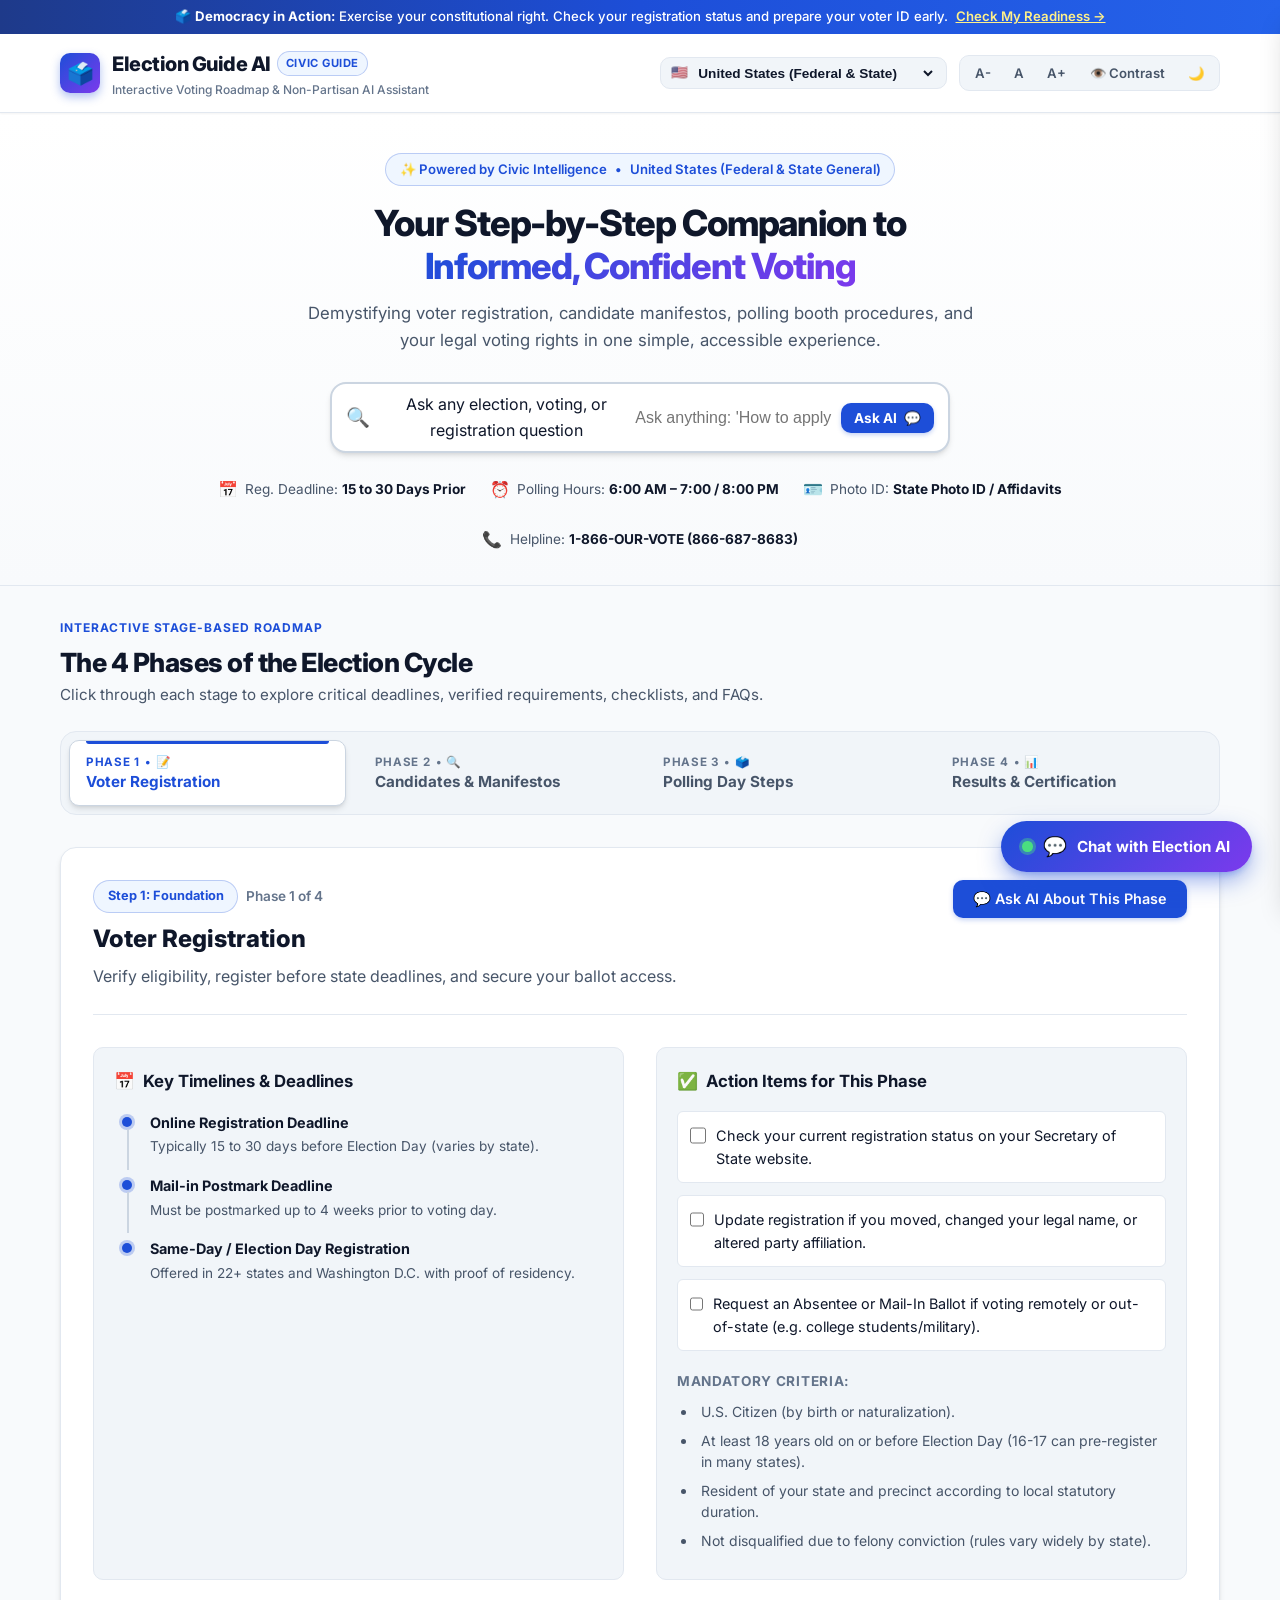
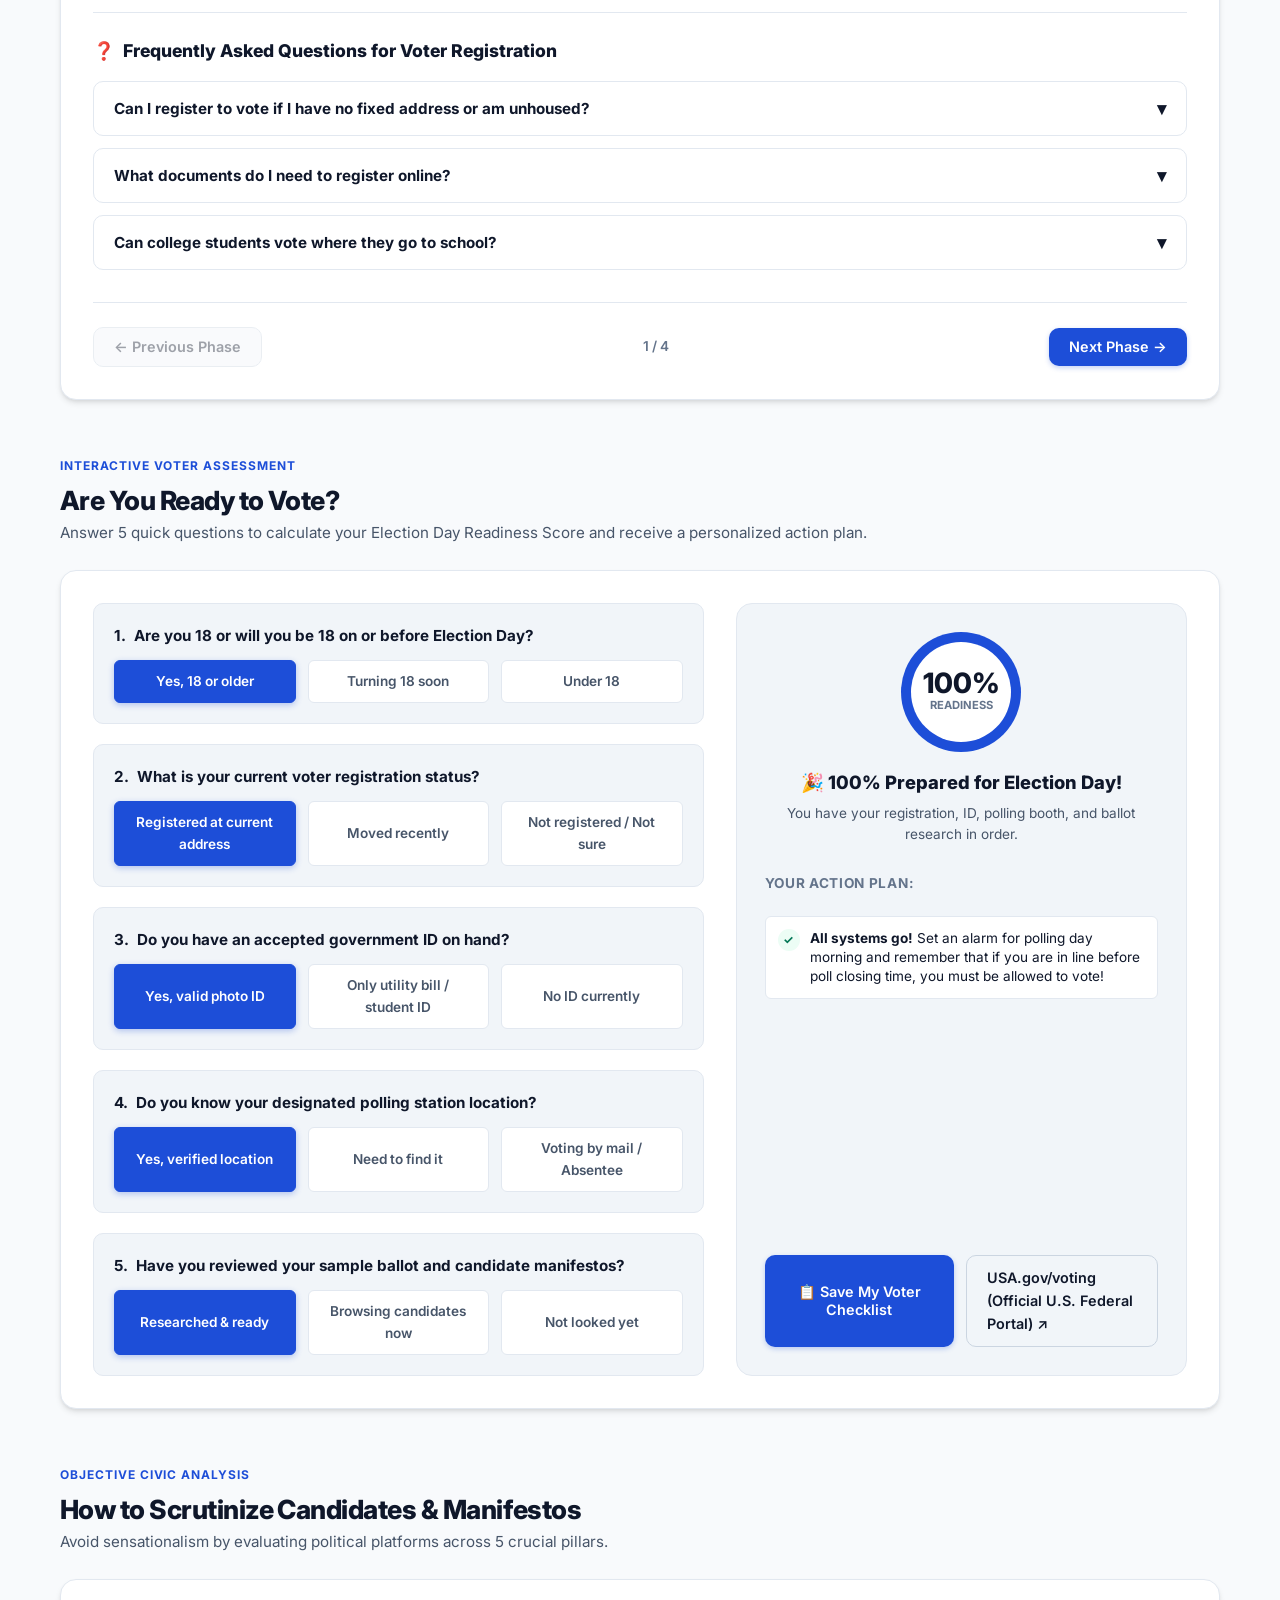
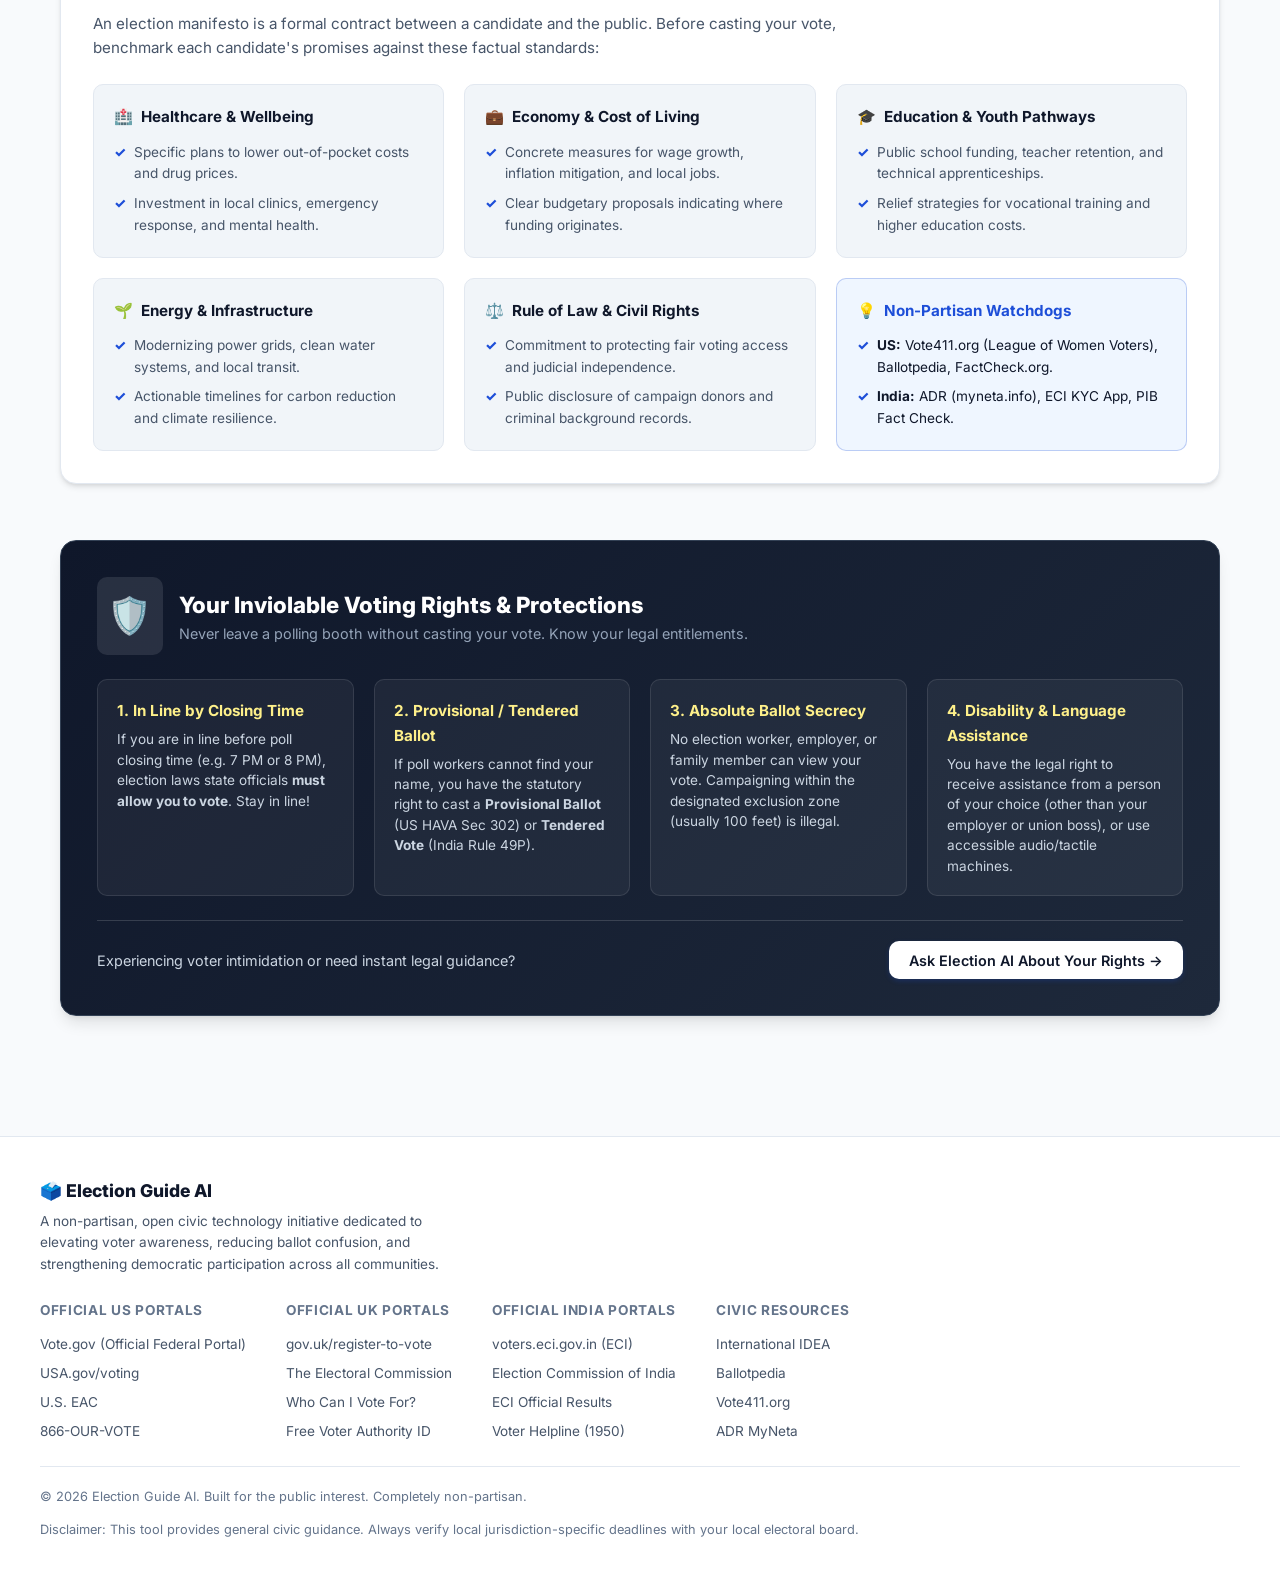
<file: index.html>
<!DOCTYPE html>
<html lang="en">
<head>
  <meta charset="UTF-8">
  <meta name="viewport" content="width=device-width, initial-scale=1.0">
  <title>Election Guide AI — Interactive Voter Assistant & Timeline</title>
  <meta name="description" content="An interactive, accessible civic assistant designed to help voters understand election processes, timelines, candidates, voter ID rules, and voting steps.">
  <link rel="stylesheet" href="styles.css">
  <!-- Fonts -->
  <link rel="preconnect" href="https://fonts.googleapis.com">
  <link rel="preconnect" href="https://fonts.gstatic.com" crossorigin>
  <link href="https://fonts.googleapis.com/css2?family=Inter:wght@400;500;600;700;800&display=swap" rel="stylesheet">
</head>
<body data-theme="light" data-contrast="normal">

  <!-- Top Civic Alert Banner -->
  <aside class="top-banner" role="complementary" aria-label="Official Civic Notice">
    <span>🗳️ <strong>Democracy in Action:</strong> Exercise your constitutional right. Check your registration status and prepare your voter ID early.</span>
    <a href="#eligibility" id="bannerCtaLink">Check My Readiness &rarr;</a>
  </aside>

  <!-- Site Header -->
  <header class="site-header" role="banner">
    <div class="header-inner">
      <div class="brand-container">
        <div class="brand-logo-icon" aria-hidden="true">🗳️</div>
        <div>
          <h1 class="brand-title">
            Election Guide AI
            <span class="brand-badge">Civic Guide</span>
          </h1>
          <p class="brand-subtitle">Interactive Voting Roadmap & Non-Partisan AI Assistant</p>
        </div>
      </div>

      <!-- Controls: Jurisdiction Selector & Accessibility Toolbar -->
      <div class="header-controls">
        <!-- Jurisdiction Switcher -->
        <div class="jurisdiction-select-wrapper" title="Select your voting jurisdiction">
          <span id="jurFlag">🇺🇸</span>
          <label for="jurisdictionSelect" class="sr-only" style="position: absolute; width: 1px; height: 1px; padding: 0; margin: -1px; overflow: hidden; clip: rect(0,0,0,0); border: 0;">Voting Region</label>
          <select id="jurisdictionSelect" class="jurisdiction-select" aria-label="Select Voting Region">
            <option value="us">United States (Federal & State)</option>
            <option value="india">India (Lok Sabha & Assemblies)</option>
            <option value="uk">United Kingdom (General & Local)</option>
          </select>
        </div>

        <!-- Accessibility Toolbar (WCAG AAA) -->
        <div class="accessibility-toolbar" role="toolbar" aria-label="Accessibility settings">
          <button id="btnFontDec" class="a11y-btn" title="Decrease font size" aria-label="Decrease text size">A-</button>
          <button id="btnFontReset" class="a11y-btn" title="Reset font size" aria-label="Reset text size">A</button>
          <button id="btnFontInc" class="a11y-btn" title="Increase font size" aria-label="Increase text size">A+</button>
          <button id="btnHighContrast" class="a11y-btn" title="Toggle High Contrast Mode (WCAG AAA)" aria-label="High contrast mode">👁️ Contrast</button>
          <button id="btnThemeToggle" class="a11y-btn" title="Toggle Dark/Light Mode" aria-label="Toggle dark mode">🌙</button>
        </div>
      </div>
    </div>
  </header>

  <!-- Hero Section & Search -->
  <section class="hero-section" aria-labelledby="hero-title">
    <div class="hero-inner">
      <div class="hero-pill">
        <span>✨ Powered by Civic Intelligence</span>
        <span>•</span>
        <span id="heroJurLabel">United States General Election</span>
      </div>

      <h2 id="hero-title" class="hero-title">
        Your Step-by-Step Companion to <br>
        <span class="highlight-gradient">Informed, Confident Voting</span>
      </h2>

      <p class="hero-description">
        Demystifying voter registration, candidate manifestos, polling booth procedures, and your legal voting rights in one simple, accessible experience.
      </p>

      <!-- Instant Universal Search & Ask AI -->
      <div class="search-box-container">
        <form id="globalSearchForm" class="search-input-wrapper" role="search" aria-label="Search voting guide or ask AI">
          <span class="search-icon" aria-hidden="true">🔍</span>
          <label for="globalSearchInput" class="sr-only">Ask any election, voting, or registration question</label>
          <input type="text" id="globalSearchInput" class="search-input" placeholder="Ask anything: 'How to apply for voter ID?', 'NRI voting rules', 'Check voter list'..." autocomplete="off">
          <button type="button" id="searchClearBtn" class="search-clear-btn" aria-label="Clear search">✕</button>
          <button type="submit" id="searchAskAiBtn" class="search-ask-btn" title="Ask Election AI">
            <span>Ask AI</span>
            <span aria-hidden="true">💬</span>
          </button>
        </form>
        <!-- Live Search Results Dropdown -->
        <div id="searchResultsDropdown" style="display: none; position: absolute; top: calc(100% + 6px); left: 0; right: 0; background: var(--bg-surface); border: 1px solid var(--border-color); border-radius: var(--radius-md); box-shadow: var(--shadow-xl); z-index: 30; max-height: 320px; overflow-y: auto; text-align: left; padding: 0.5rem;"></div>
      </div>

      <!-- Quick Civic Stats Row -->
      <div class="quick-stats-row">
        <div class="stat-item">
          <span class="stat-icon">📅</span>
          <span>Reg. Deadline: <strong id="statRegDeadline">15-30 Days Prior</strong></span>
        </div>
        <div class="stat-item">
          <span class="stat-icon">⏰</span>
          <span>Polling Hours: <strong id="statPollHours">6:00 AM – 7:00 PM</strong></span>
        </div>
        <div class="stat-item">
          <span class="stat-icon">🪪</span>
          <span>Photo ID: <strong id="statIdPolicy">State Regulated / 12 Approved</strong></span>
        </div>
        <div class="stat-item">
          <span class="stat-icon">📞</span>
          <span>Helpline: <strong id="statHelpline">1-866-OUR-VOTE</strong></span>
        </div>
      </div>
    </div>
  </section>

  <!-- Main Content Container -->
  <main class="main-content" id="mainContent">

    <!-- ====================================================================
         SECTION 1: Interactive Step-by-Step Flow (Visual Timeline)
         ==================================================================== -->
    <section class="timeline-section" aria-labelledby="timeline-heading">
      <div class="section-header">
        <div class="section-tag">Interactive Stage-Based Roadmap</div>
        <h3 id="timeline-heading" class="section-title">The 4 Phases of the Election Cycle</h3>
        <p class="section-subtitle">Click through each stage to explore critical deadlines, verified requirements, checklists, and FAQs.</p>
      </div>

      <!-- Stage Selector Navigation Bar -->
      <nav class="stage-nav-bar" role="tablist" aria-label="Election Stages">
        <button class="stage-nav-btn active" role="tab" id="tab-stage-0" aria-selected="true" aria-controls="panel-stage-0" data-stage="0">
          <span class="stage-step-num"><span>Phase 1</span> • 📝</span>
          <span class="stage-step-title">Voter Registration</span>
        </button>

        <button class="stage-nav-btn" role="tab" id="tab-stage-1" aria-selected="false" aria-controls="panel-stage-1" data-stage="1">
          <span class="stage-step-num"><span>Phase 2</span> • 🔍</span>
          <span class="stage-step-title">Candidates & Manifestos</span>
        </button>

        <button class="stage-nav-btn" role="tab" id="tab-stage-2" aria-selected="false" aria-controls="panel-stage-2" data-stage="2">
          <span class="stage-step-num"><span>Phase 3</span> • 🗳️</span>
          <span class="stage-step-title">Polling Day Steps</span>
        </button>

        <button class="stage-nav-btn" role="tab" id="tab-stage-3" aria-selected="false" aria-controls="panel-stage-3" data-stage="3">
          <span class="stage-step-num"><span>Phase 4</span> • 📊</span>
          <span class="stage-step-title">Results & Certification</span>
        </button>
      </nav>

      <!-- Dynamic Stage Content Container -->
      <div id="stageContentWrapper" aria-live="polite">
        <!-- Rendered by app.js based on selected stage & jurisdiction -->
      </div>
    </section>

    <!-- ====================================================================
         SECTION 2: Interactive Eligibility & Personalized Checklist Tool
         ==================================================================== -->
    <section id="eligibility" class="eligibility-section" aria-labelledby="eligibility-heading">
      <div class="section-header">
        <div class="section-tag">Interactive Voter Assessment</div>
        <h3 id="eligibility-heading" class="section-title">Are You Ready to Vote?</h3>
        <p class="section-subtitle">Answer 5 quick questions to calculate your Election Day Readiness Score and receive a personalized action plan.</p>
      </div>

      <div class="eligibility-container">
        <!-- Interactive Questions Column -->
        <div class="eligibility-questions">
          <!-- Question 1: Age -->
          <div class="question-card" data-q="age">
            <h4 class="question-title"><span>1.</span> Are you 18 or will you be 18 on or before Election Day?</h4>
            <div class="options-group">
              <label class="option-chip selected" data-value="yes">
                <input type="radio" name="elig_age" value="yes" checked>
                <span>Yes, 18 or older</span>
              </label>
              <label class="option-chip" data-value="soon">
                <input type="radio" name="elig_age" value="soon">
                <span>Turning 18 soon</span>
              </label>
              <label class="option-chip" data-value="no">
                <input type="radio" name="elig_age" value="no">
                <span>Under 18</span>
              </label>
            </div>
          </div>

          <!-- Question 2: Registration -->
          <div class="question-card" data-q="registration">
            <h4 class="question-title"><span>2.</span> What is your current voter registration status?</h4>
            <div class="options-group">
              <label class="option-chip selected" data-value="registered">
                <input type="radio" name="elig_reg" value="registered" checked>
                <span>Registered at current address</span>
              </label>
              <label class="option-chip" data-value="moved">
                <input type="radio" name="elig_reg" value="moved">
                <span>Moved recently</span>
              </label>
              <label class="option-chip" data-value="not_registered">
                <input type="radio" name="elig_reg" value="not_registered">
                <span>Not registered / Not sure</span>
              </label>
            </div>
          </div>

          <!-- Question 3: Photo ID / Docs -->
          <div class="question-card" data-q="id">
            <h4 class="question-title"><span>3.</span> Do you have an accepted government ID on hand?</h4>
            <div class="options-group">
              <label class="option-chip selected" data-value="have_id">
                <input type="radio" name="elig_id" value="have_id" checked>
                <span>Yes, valid photo ID</span>
              </label>
              <label class="option-chip" data-value="alt_docs">
                <input type="radio" name="elig_id" value="alt_docs">
                <span>Only utility bill / student ID</span>
              </label>
              <label class="option-chip" data-value="no_id">
                <input type="radio" name="elig_id" value="no_id">
                <span>No ID currently</span>
              </label>
            </div>
          </div>

          <!-- Question 4: Polling Station -->
          <div class="question-card" data-q="polling">
            <h4 class="question-title"><span>4.</span> Do you know your designated polling station location?</h4>
            <div class="options-group">
              <label class="option-chip selected" data-value="know_booth">
                <input type="radio" name="elig_poll" value="know_booth" checked>
                <span>Yes, verified location</span>
              </label>
              <label class="option-chip" data-value="need_lookup">
                <input type="radio" name="elig_poll" value="need_lookup">
                <span>Need to find it</span>
              </label>
              <label class="option-chip" data-value="mail_in">
                <input type="radio" name="elig_poll" value="mail_in">
                <span>Voting by mail / Absentee</span>
              </label>
            </div>
          </div>

          <!-- Question 5: Sample Ballot & Candidates -->
          <div class="question-card" data-q="ballot">
            <h4 class="question-title"><span>5.</span> Have you reviewed your sample ballot and candidate manifestos?</h4>
            <div class="options-group">
              <label class="option-chip selected" data-value="researched">
                <input type="radio" name="elig_ballot" value="researched" checked>
                <span>Researched & ready</span>
              </label>
              <label class="option-chip" data-value="in_progress">
                <input type="radio" name="elig_ballot" value="in_progress">
                <span>Browsing candidates now</span>
              </label>
              <label class="option-chip" data-value="not_yet">
                <input type="radio" name="elig_ballot" value="not_yet">
                <span>Not looked yet</span>
              </label>
            </div>
          </div>
        </div>

        <!-- Dynamic Results & Gauge Column -->
        <div class="readiness-report-card">
          <div>
            <div class="gauge-wrapper">
              <div class="readiness-score-circle" id="scoreCircle" style="--score-pct: 100;">
                <div class="readiness-score-inner">
                  <span class="score-number" id="scoreValue">100%</span>
                  <span class="score-label">Readiness</span>
                </div>
              </div>
              <h4 class="readiness-status-heading" id="readinessHeading">You are fully prepared to vote!</h4>
              <p class="readiness-status-desc" id="readinessSubtext">You have your registration, ID, and location confirmed.</p>
            </div>

            <!-- Tailored Next Steps -->
            <div>
              <strong style="font-size: 0.85rem; text-transform: uppercase; color: var(--text-muted); letter-spacing: 0.05em;">Your Action Plan:</strong>
              <div class="action-steps-list" id="actionStepsContainer">
                <!-- Injected via JavaScript -->
              </div>
            </div>
          </div>

          <div class="eligibility-actions">
            <button id="btnPrintChecklist" class="btn-primary" style="flex: 1;">
              <span>📋 Save My Voter Checklist</span>
            </button>
            <a id="btnOfficialPortal" href="https://www.usa.gov/voting" target="_blank" rel="noopener noreferrer" class="btn-secondary" style="flex: 1; justify-content: center;">
              <span>Official Portal ↗</span>
            </a>
          </div>
        </div>
      </div>
    </section>

    <!-- ====================================================================
         SECTION 3: Candidate & Manifesto Comparison Guide
         ==================================================================== -->
    <section class="manifesto-section" aria-labelledby="manifesto-heading">
      <div class="section-header">
        <div class="section-tag">Objective Civic Analysis</div>
        <h3 id="manifesto-heading" class="section-title">How to Scrutinize Candidates & Manifestos</h3>
        <p class="section-subtitle">Avoid sensationalism by evaluating political platforms across 5 crucial pillars.</p>
      </div>

      <div class="manifesto-card">
        <p style="font-size: 0.95rem; color: var(--text-secondary); max-width: 820px;">
          An election manifesto is a formal contract between a candidate and the public. Before casting your vote, benchmark each candidate's promises against these factual standards:
        </p>

        <div class="manifesto-rubric-grid">
          <div class="rubric-box">
            <h4 class="rubric-header"><span>🏥</span> Healthcare & Wellbeing</h4>
            <ul class="rubric-list">
              <li>Specific plans to lower out-of-pocket costs and drug prices.</li>
              <li>Investment in local clinics, emergency response, and mental health.</li>
            </ul>
          </div>

          <div class="rubric-box">
            <h4 class="rubric-header"><span>💼</span> Economy & Cost of Living</h4>
            <ul class="rubric-list">
              <li>Concrete measures for wage growth, inflation mitigation, and local jobs.</li>
              <li>Clear budgetary proposals indicating where funding originates.</li>
            </ul>
          </div>

          <div class="rubric-box">
            <h4 class="rubric-header"><span>🎓</span> Education & Youth Pathways</h4>
            <ul class="rubric-list">
              <li>Public school funding, teacher retention, and technical apprenticeships.</li>
              <li>Relief strategies for vocational training and higher education costs.</li>
            </ul>
          </div>

          <div class="rubric-box">
            <h4 class="rubric-header"><span>🌱</span> Energy & Infrastructure</h4>
            <ul class="rubric-list">
              <li>Modernizing power grids, clean water systems, and local transit.</li>
              <li>Actionable timelines for carbon reduction and climate resilience.</li>
            </ul>
          </div>

          <div class="rubric-box">
            <h4 class="rubric-header"><span>⚖️</span> Rule of Law & Civil Rights</h4>
            <ul class="rubric-list">
              <li>Commitment to protecting fair voting access and judicial independence.</li>
              <li>Public disclosure of campaign donors and criminal background records.</li>
            </ul>
          </div>

          <div class="rubric-box" style="background: var(--civic-primary-subtle); border-color: var(--civic-primary-ring);">
            <h4 class="rubric-header" style="color: var(--civic-primary);"><span>💡</span> Non-Partisan Watchdogs</h4>
            <ul class="rubric-list" style="color: var(--text-primary);">
              <li><strong>US:</strong> Vote411.org (League of Women Voters), Ballotpedia, FactCheck.org.</li>
              <li><strong>India:</strong> ADR (myneta.info), ECI KYC App, PIB Fact Check.</li>
            </ul>
          </div>
        </div>
      </div>
    </section>

    <!-- ====================================================================
         SECTION 4: Voter Rights & Legal Protections Center
         ==================================================================== -->
    <section class="rights-section" aria-labelledby="rights-heading">
      <div class="rights-card">
        <div class="rights-header">
          <div class="rights-icon" aria-hidden="true">🛡️</div>
          <div>
            <h3 id="rights-heading" class="rights-title">Your Inviolable Voting Rights & Protections</h3>
            <p class="rights-subtitle">Never leave a polling booth without casting your vote. Know your legal entitlements.</p>
          </div>
        </div>

        <div class="rights-grid">
          <div class="rights-point">
            <h4>1. In Line by Closing Time</h4>
            <p>If you are in line before poll closing time (e.g. 7 PM or 8 PM), election laws state officials <strong>must allow you to vote</strong>. Stay in line!</p>
          </div>

          <div class="rights-point">
            <h4>2. Provisional / Tendered Ballot</h4>
            <p>If poll workers cannot find your name, you have the statutory right to cast a <strong>Provisional Ballot</strong> (US HAVA Sec 302) or <strong>Tendered Vote</strong> (India Rule 49P).</p>
          </div>

          <div class="rights-point">
            <h4>3. Absolute Ballot Secrecy</h4>
            <p>No election worker, employer, or family member can view your vote. Campaigning within the designated exclusion zone (usually 100 feet) is illegal.</p>
          </div>

          <div class="rights-point">
            <h4>4. Disability & Language Assistance</h4>
            <p>You have the legal right to receive assistance from a person of your choice (other than your employer or union boss), or use accessible audio/tactile machines.</p>
          </div>
        </div>

        <div style="margin-top: 1.5rem; padding-top: 1.25rem; border-top: 1px solid rgba(255,255,255,0.15); display: flex; justify-content: space-between; align-items: center; flex-wrap: wrap; gap: 1rem;">
          <span style="font-size: 0.9rem; color: #cbd5e1;">Experiencing voter intimidation or need instant legal guidance?</span>
          <button id="btnAskRightsAi" class="btn-primary" style="background: #ffffff; color: #0f172a;">
            <span>Ask Election AI About Your Rights &rarr;</span>
          </button>
        </div>
      </div>
    </section>

  </main>

  <!-- ====================================================================
       CONVERSATIONAL AI ASSISTANT: Floating Trigger & Slide-over Drawer
       ==================================================================== -->
  <!-- Floating Button -->
  <button id="aiDrawerOpenBtn" class="ai-floating-trigger" aria-label="Open Election AI Assistant" aria-haspopup="dialog">
    <div class="ai-trigger-pulse" aria-hidden="true"></div>
    <span style="font-size: 1.2rem;">💬</span>
    <span class="trigger-label">Chat with Election AI</span>
  </button>

  <!-- Slide-over Drawer Backdrop -->
  <div id="aiDrawerBackdrop" class="ai-drawer-backdrop" aria-hidden="true"></div>

  <!-- Slide-over Drawer Modal -->
  <aside id="aiDrawer" class="ai-drawer" role="dialog" aria-modal="true" aria-labelledby="aiDrawerTitle" aria-hidden="true">
    <!-- Header -->
    <header class="ai-drawer-header">
      <div class="ai-drawer-title-group">
        <div class="ai-avatar" aria-hidden="true">🤖</div>
        <div>
          <h3 id="aiDrawerTitle" class="ai-name">Election Guide AI</h3>
          <span class="ai-status-indicator" id="aiStatusLabel">Knowledge Engine Ready</span>
        </div>
      </div>

      <div class="ai-drawer-tools">
        <!-- Settings (Gemini API Key) -->
        <button id="btnToggleAiConfig" class="ai-tool-btn" title="AI Settings / API Key" aria-label="Configure Gemini API Key">⚙️</button>
        <!-- Clear Chat -->
        <button id="btnClearChat" class="ai-tool-btn" title="Clear conversation" aria-label="Clear chat history">🗑️</button>
        <!-- Close Drawer -->
        <button id="aiDrawerCloseBtn" class="ai-tool-btn" title="Close assistant" aria-label="Close assistant">✕</button>
      </div>
    </header>

    <!-- Optional Gemini API Configuration Sub-panel -->
    <div id="geminiConfigPanel" class="gemini-config-panel">
      <strong>✨ Gemini API Integration (Optional)</strong>
      <p style="margin: 0.25rem 0; color: var(--text-secondary);">
        By default, the assistant runs on our instant offline civic knowledge engine. To enable live multimodal Google Gemini reasoning, paste your Gemini API key below:
      </p>
      <div class="config-input-group">
        <input type="password" id="geminiApiKeyInput" class="config-key-input" placeholder="AIzaSy..." autocomplete="off">
        <button id="btnSaveApiKey" class="btn-primary" style="padding: 0.35rem 0.75rem; font-size: 0.8rem;">Save</button>
      </div>
      <div style="margin-top: 0.4rem; display: flex; justify-content: space-between; align-items: center;">
        <span id="apiKeyStatus" style="color: var(--text-muted);">Running in built-in offline engine mode</span>
        <button id="btnRemoveApiKey" style="font-size: 0.75rem; color: var(--danger-color); text-decoration: underline; display: none;">Remove Key</button>
      </div>
    </div>

    <!-- Messages Container -->
    <div id="aiMessagesContainer" class="ai-messages-container" role="log" aria-live="polite">
      <!-- Welcome Message -->
      <div class="message-bubble assistant">
        <div class="message-sender-meta">
          <span>Election Guide AI</span>
          <span>•</span>
          <span id="welcomeTime">Just now</span>
        </div>
        <div class="message-body">
          <h3>👋 Welcome to Election Guide AI!</h3>
          <p>I am your non-partisan voting assistant. I can answer questions about:</p>
          <ul>
            <li><strong>Acceptable Voter IDs</strong> and alternative documentation</li>
            <li><strong>Locating your assigned polling booth</strong> and operating hours</li>
            <li><strong>Voter registration deadlines</strong> & address updates</li>
            <li><strong>Your rights if your name is missing</strong> or challenged</li>
            <li><strong>How to vote using EVMs / paper ballots</strong></li>
          </ul>
          <p style="margin-top: 0.5rem;">Click a prompt chip below or type your question to begin!</p>
        </div>
        <div class="message-actions">
          <button class="action-icon-btn btn-speak" data-text="Welcome to Election Guide AI! I am your non-partisan voting assistant. Ask me anything about voter registration, acceptable IDs, polling booths, and voter rights.">
            <span>🔊 Read Aloud</span>
          </button>
          <button class="action-icon-btn btn-copy" data-text="Welcome to Election Guide AI!">
            <span>📋 Copy</span>
          </button>
        </div>
      </div>
    </div>

    <!-- Quick Prompt Chips Carousel -->
    <div class="quick-chips-wrapper">
      <div class="quick-chips-header">Quick Questions:</div>
      <div class="quick-chips-scroll" id="quickChipsScroll">
        <!-- Injected via JavaScript -->
      </div>
    </div>

    <!-- Chat Input Bar -->
    <div class="ai-input-bar">
      <form id="aiChatForm" class="ai-input-container">
        <label for="aiUserInput" class="sr-only" style="position: absolute; width: 1px; height: 1px; padding: 0; margin: -1px; overflow: hidden; clip: rect(0,0,0,0); border: 0;">Type your question</label>
        <textarea id="aiUserInput" class="ai-textarea" rows="1" placeholder="Ask about IDs, polling booth, registration..." required></textarea>
        <button type="submit" id="aiSendBtn" class="ai-send-btn" title="Send message" aria-label="Send message">➤</button>
      </form>
    </div>
  </aside>

  <!-- Site Footer -->
  <footer class="site-footer" role="contentinfo">
    <div class="footer-inner">
      <div class="footer-top">
        <div class="footer-brand">
          <h4 class="footer-brand-title">🗳️ Election Guide AI</h4>
          <p class="footer-brand-desc">
            A non-partisan, open civic technology initiative dedicated to elevating voter awareness, reducing ballot confusion, and strengthening democratic participation across all communities.
          </p>
        </div>

        <div class="footer-links-group">
          <div class="footer-col">
            <h4>Official US Portals</h4>
            <ul>
              <li><a href="https://vote.gov" target="_blank" rel="noopener noreferrer">Vote.gov (Official Federal Portal)</a></li>
              <li><a href="https://www.usa.gov/voting" target="_blank" rel="noopener noreferrer">USA.gov/voting</a></li>
              <li><a href="https://www.eac.gov" target="_blank" rel="noopener noreferrer">U.S. EAC</a></li>
              <li><a href="https://866ourvote.org" target="_blank" rel="noopener noreferrer">866-OUR-VOTE</a></li>
            </ul>
          </div>

          <div class="footer-col">
            <h4>Official UK Portals</h4>
            <ul>
              <li><a href="https://www.gov.uk/register-to-vote" target="_blank" rel="noopener noreferrer">gov.uk/register-to-vote</a></li>
              <li><a href="https://www.electoralcommission.org.uk" target="_blank" rel="noopener noreferrer">The Electoral Commission</a></li>
              <li><a href="https://whocanivotefor.co.uk" target="_blank" rel="noopener noreferrer">Who Can I Vote For?</a></li>
              <li><a href="https://www.gov.uk/apply-for-photo-id-voter-authority-certificate" target="_blank" rel="noopener noreferrer">Free Voter Authority ID</a></li>
            </ul>
          </div>

          <div class="footer-col">
            <h4>Official India Portals</h4>
            <ul>
              <li><a href="https://voters.eci.gov.in" target="_blank" rel="noopener noreferrer">voters.eci.gov.in (ECI)</a></li>
              <li><a href="https://eci.gov.in" target="_blank" rel="noopener noreferrer">Election Commission of India</a></li>
              <li><a href="https://results.eci.gov.in" target="_blank" rel="noopener noreferrer">ECI Official Results</a></li>
              <li><a href="tel:1950">Voter Helpline (1950)</a></li>
            </ul>
          </div>

          <div class="footer-col">
            <h4>Civic Resources</h4>
            <ul>
              <li><a href="https://www.idea.int" target="_blank" rel="noopener noreferrer">International IDEA</a></li>
              <li><a href="https://www.ballotpedia.org" target="_blank" rel="noopener noreferrer">Ballotpedia</a></li>
              <li><a href="https://www.vote411.org" target="_blank" rel="noopener noreferrer">Vote411.org</a></li>
              <li><a href="https://myneta.info" target="_blank" rel="noopener noreferrer">ADR MyNeta</a></li>
            </ul>
          </div>
        </div>
      </div>

      <div class="footer-bottom">
        <div>
          <span>© 2026 Election Guide AI. Built for the public interest. Completely non-partisan.</span>
        </div>
        <div>
          <span>Disclaimer: This tool provides general civic guidance. Always verify local jurisdiction-specific deadlines with your local electoral board.</span>
        </div>
      </div>
    </div>
  </footer>

  <!-- Scripts -->
  <script src="election-data.js"></script>
  <script src="ai-engine.js"></script>
  <script src="app.js"></script>
</body>
</html>
</file>
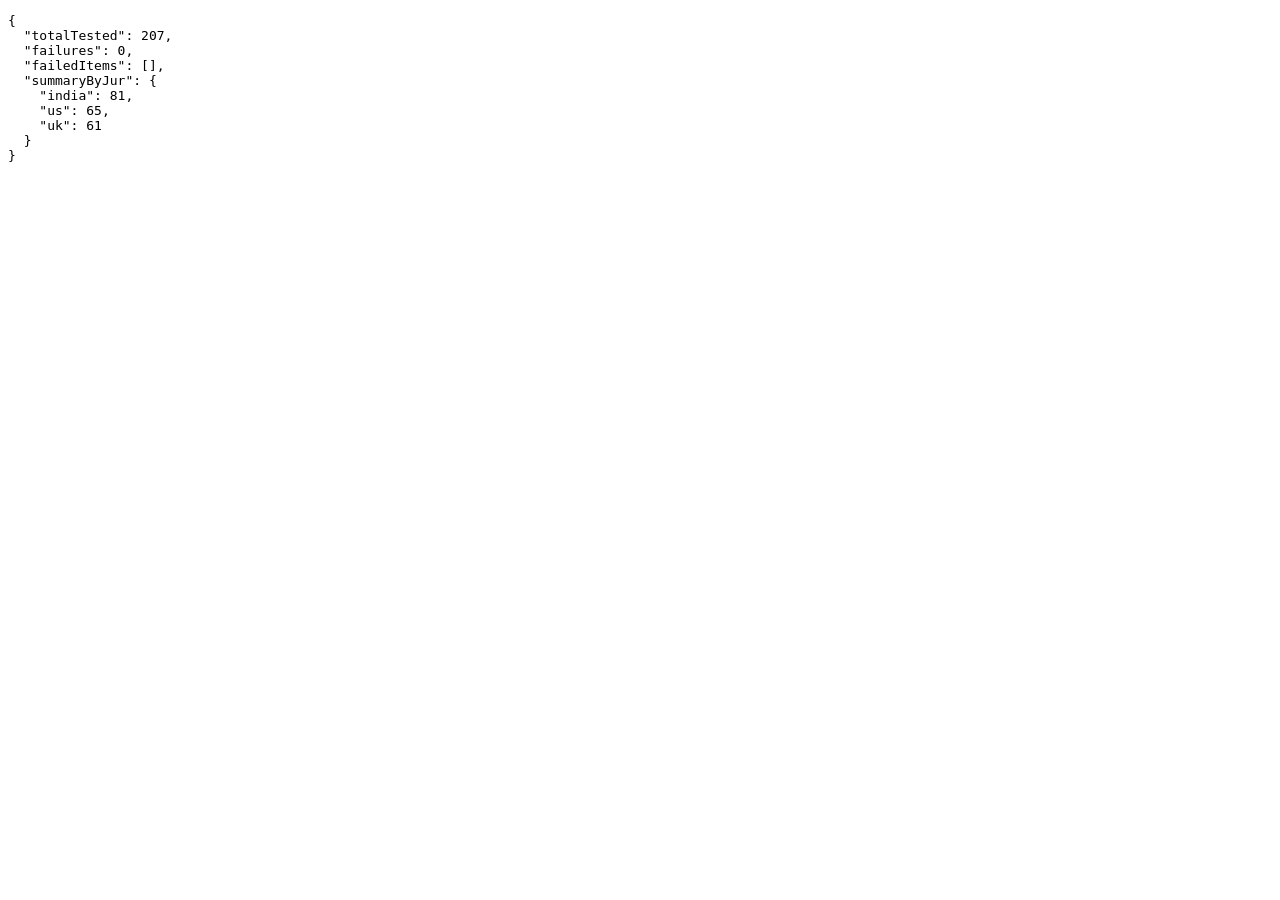
<file: test-suggestions.html>
<!DOCTYPE html>
<html>
<head>
  <meta charset="utf-8">
  <title>Deep Recursive Suggestions Test Suite</title>
</head>
<body>
  <div id="results"></div>
  <script src="election-data.js"></script>
  <script src="ai-engine.js"></script>
  <script>
    const engine = new ElectionAIEngine(ELECTION_DATA);
    const jurisdictions = ['india', 'us', 'uk'];

    const seedQueries = [
      'how to create a voter id',
      'how to register to vote',
      'what id do i need to vote',
      'how to check my name on the electoral roll',
      'how do i check if i am registered to vote',
      'rules for nri voting',
      'what to do if i shifted address',
      'lost my voter id',
      'can i take my phone into the booth',
      'can i wear political clothes',
      'what is a provisional ballot',
      'what are my voter rights',
      'where do i vote and what time',
      'how does the evm machine work',
      'what is nota',
      'can i vote online',
      'can prisoners vote',
      'how does postal ballot work',
      'time off work to vote',
      'how to evaluate candidates',
      'what is an epic id',
      'how are election results counted',
      'voting facilities for senior citizens and pwd',
      'how to vote step by step',
      'minimum voting age',
      'rules for college students voting',
      'can i register on election day',
      'what documents can i use as address proof',
      'what documents can i use as age proof',
      'how to download e-epic',
      'what is a voter authority certificate',
      'can i vote by proxy in the uk',
      'how does first past the post work in the uk',
      'rules for armed forces voters',
      'what are the registration deadlines',
      'how do i track my mail ballot',
      'can i ask a poll worker for help'
    ];

    const visitedQueries = new Set();
    const queue = [];

    jurisdictions.forEach(jur => {
      // Add quick prompts
      if (ELECTION_DATA.quickPromptsByJurisdiction[jur]) {
        ELECTION_DATA.quickPromptsByJurisdiction[jur].forEach(p => {
          queue.push({ jur, query: p.text, depth: 0 });
        });
      }
      seedQueries.forEach(sq => {
        queue.push({ jur, query: sq, depth: 0 });
      });
    });

    const auditResults = [];
    let failures = 0;

    while (queue.length > 0) {
      const item = queue.shift();
      const normKey = `${item.jur}:::${item.query.toLowerCase().trim()}`;
      if (visitedQueries.has(normKey)) continue;
      visitedQueries.add(normKey);

      engine.setJurisdiction(item.jur);
      const res = engine.queryLocalKnowledgeBase(item.query);
      const isSynthesizer = res.sources && res.sources.some(s => s.includes('Statutory Election Rules') || s.includes('Official Electoral Guidelines'));
      
      let leak = null;
      const lowerContent = res.content.toLowerCase();
      if (item.jur === 'india') {
        if (/\bhava\b/.test(lowerContent) && 
            !lowerContent.includes('u.s. legal concept') && !lowerContent.includes('u.s. mechanism')) {
          leak = 'Possible US leak in India response';
        }
      } else if (item.jur === 'us') {
        if ((/\beci\b/.test(lowerContent) || lowerContent.includes('form 6') || /\bvvpat\b/.test(lowerContent) || lowerContent.includes('gov.uk')) && 
            !lowerContent.includes('foreign') && !lowerContent.includes('india') && !lowerContent.includes('united kingdom')) {
          leak = 'Possible India/UK leak in US response';
        }
      } else if (item.jur === 'uk') {
        if ((/\beci\b/.test(lowerContent) || lowerContent.includes('form 6') || /\bvvpat\b/.test(lowerContent) || /\bhava\b/.test(lowerContent)) && 
            !lowerContent.includes('u.s. mechanism') && !lowerContent.includes('u.s. legal concept') && !lowerContent.includes('india')) {
          leak = 'Possible India/US leak in UK response';
        }
      }

      if (isSynthesizer || leak) {
        failures++;
      }

      auditResults.push({
        jur: item.jur,
        query: item.query,
        title: res.content.split('\n')[0].replace(/###\s*/, ''),
        isSynthesizer: isSynthesizer,
        leak: leak,
        suggestionsCount: res.suggestions ? res.suggestions.length : 0
      });

      // Recurse into child suggestions up to depth 2
      if (item.depth < 2 && res.suggestions) {
        res.suggestions.forEach(childSugg => {
          queue.push({ jur: item.jur, query: childSugg, depth: item.depth + 1 });
        });
      }
    }

    const report = {
      totalTested: auditResults.length,
      failures: failures,
      failedItems: auditResults.filter(r => r.isSynthesizer || r.leak),
      summaryByJur: {
        india: auditResults.filter(r => r.jur === 'india').length,
        us: auditResults.filter(r => r.jur === 'us').length,
        uk: auditResults.filter(r => r.jur === 'uk').length
      }
    };

    document.getElementById('results').innerHTML = `<pre id="report">${JSON.stringify(report, null, 2)}</pre>`;
  </script>
</body>
</html>
</file>
<file: styles.css>
/* ==========================================================================
   Election Guide AI - Design System & Stylesheet
   Focus: High Accessibility (WCAG AAA), Modern Civic Aesthetics, Responsive
   ========================================================================== */

:root {
  --font-scale: 1;
  --font-sans: 'Inter', -apple-system, BlinkMacSystemFont, 'Segoe UI', Roboto, Helvetica, Arial, sans-serif;

  /* Color Palette - Default Light Civic Theme */
  --bg-app: #f8fafc;
  --bg-surface: #ffffff;
  --bg-surface-alt: #f1f5f9;
  --border-color: #e2e8f0;
  --border-strong: #cbd5e1;

  --text-primary: #0f172a;
  --text-secondary: #475569;
  --text-muted: #64748b;
  --text-inverse: #ffffff;

  --civic-primary: #1d4ed8;
  --civic-primary-hover: #1e40af;
  --civic-primary-subtle: #eff6ff;
  --civic-primary-ring: rgba(29, 78, 216, 0.25);

  --accent-purple: #7c3aed;
  --accent-purple-subtle: #f5f3ff;

  --success-color: #047857;
  --success-subtle: #ecfdf5;
  --warning-color: #b45309;
  --warning-subtle: #fffbeb;
  --danger-color: #b91c1c;
  --danger-subtle: #fef2f2;

  --shadow-sm: 0 1px 2px 0 rgb(0 0 0 / 0.05);
  --shadow-md: 0 4px 6px -1px rgb(0 0 0 / 0.1), 0 2px 4px -2px rgb(0 0 0 / 0.1);
  --shadow-lg: 0 10px 15px -3px rgb(0 0 0 / 0.1), 0 4px 6px -4px rgb(0 0 0 / 0.1);
  --shadow-xl: 0 20px 25px -5px rgb(0 0 0 / 0.15), 0 8px 10px -6px rgb(0 0 0 / 0.1);

  --radius-sm: 6px;
  --radius-md: 10px;
  --radius-lg: 16px;
  --radius-full: 9999px;

  --transition-fast: 150ms ease;
  --transition-normal: 250ms ease;
}

/* ==========================================================================
   Dark Theme
   ========================================================================== */
[data-theme="dark"] {
  --bg-app: #0b1120;
  --bg-surface: #111827;
  --bg-surface-alt: #1f2937;
  --border-color: #374151;
  --border-strong: #4b5563;

  --text-primary: #f9fafb;
  --text-secondary: #d1d5db;
  --text-muted: #9ca3af;
  --text-inverse: #111827;

  --civic-primary: #3b82f6;
  --civic-primary-hover: #60a5fa;
  --civic-primary-subtle: rgba(59, 130, 246, 0.15);
  --civic-primary-ring: rgba(59, 130, 246, 0.35);

  --accent-purple: #a855f7;
  --accent-purple-subtle: rgba(168, 85, 247, 0.15);

  --success-color: #10b981;
  --success-subtle: rgba(16, 185, 129, 0.15);
  --warning-color: #f59e0b;
  --warning-subtle: rgba(245, 158, 11, 0.15);
  --danger-color: #ef4444;
  --danger-subtle: rgba(239, 68, 68, 0.15);

  --shadow-sm: 0 1px 2px 0 rgb(0 0 0 / 0.5);
  --shadow-md: 0 4px 6px -1px rgb(0 0 0 / 0.4);
  --shadow-lg: 0 10px 15px -3px rgb(0 0 0 / 0.5);
  --shadow-xl: 0 20px 25px -5px rgb(0 0 0 / 0.6);
}

/* ==========================================================================
   High-Contrast Accessibility Mode (WCAG AAA Extreme Contrast)
   ========================================================================== */
[data-contrast="high"] {
  --bg-app: #000000 !important;
  --bg-surface: #000000 !important;
  --bg-surface-alt: #121212 !important;
  --border-color: #ffffff !important;
  --border-strong: #ffff00 !important;

  --text-primary: #ffffff !important;
  --text-secondary: #ffff00 !important;
  --text-muted: #ffffff !important;
  --text-inverse: #000000 !important;

  --civic-primary: #ffff00 !important;
  --civic-primary-hover: #fef08a !important;
  --civic-primary-subtle: #262600 !important;
  --civic-primary-ring: #ffffff !important;

  --accent-purple: #38bdf8 !important;
  --accent-purple-subtle: #082f49 !important;

  --success-color: #4ade80 !important;
  --success-subtle: #052e16 !important;
  --warning-color: #facc15 !important;
  --warning-subtle: #422006 !important;
  --danger-color: #f87171 !important;
  --danger-subtle: #450a0a !important;

  box-shadow: none !important;
}

[data-contrast="high"] button,
[data-contrast="high"] .card,
[data-contrast="high"] input,
[data-contrast="high"] select {
  border: 2px solid #ffffff !important;
}

[data-contrast="high"] a {
  text-decoration: underline !important;
  color: #ffff00 !important;
}

/* ==========================================================================
   Base & Reset
   ========================================================================== */
*, *::before, *::after {
  box-sizing: border-box;
  margin: 0;
  padding: 0;
}

html {
  font-size: calc(16px * var(--font-scale));
  scroll-behavior: smooth;
}

body {
  font-family: var(--font-sans);
  background-color: var(--bg-app);
  color: var(--text-primary);
  line-height: 1.6;
  -webkit-font-smoothing: antialiased;
  min-height: 100vh;
  display: flex;
  flex-direction: column;
  transition: background-color var(--transition-normal), color var(--transition-normal);
}

:focus-visible {
  outline: 3px solid var(--civic-primary);
  outline-offset: 3px;
}

a {
  color: var(--civic-primary);
  text-decoration: none;
}
a:hover {
  text-decoration: underline;
}

button {
  font-family: inherit;
  cursor: pointer;
  border: none;
  background: none;
}

/* ==========================================================================
   Header & Navigation
   ========================================================================== */
.top-banner {
  background: linear-gradient(90deg, #1e3a8a, #1d4ed8, #2563eb);
  color: #ffffff;
  padding: 0.4rem 1rem;
  font-size: 0.825rem;
  text-align: center;
  font-weight: 500;
  display: flex;
  align-items: center;
  justify-content: center;
  gap: 0.5rem;
}

.top-banner a {
  color: #fef08a;
  text-decoration: underline;
  font-weight: 600;
}

.site-header {
  position: sticky;
  top: 0;
  z-index: 40;
  background-color: var(--bg-surface);
  border-bottom: 1px solid var(--border-color);
  backdrop-filter: blur(12px);
  box-shadow: var(--shadow-sm);
}

.header-inner {
  max-width: 1200px;
  margin: 0 auto;
  padding: 0.85rem 1.25rem;
  display: flex;
  align-items: center;
  justify-content: space-between;
  gap: 1rem;
}

.brand-container {
  display: flex;
  align-items: center;
  gap: 0.75rem;
}

.brand-logo-icon {
  width: 2.5rem;
  height: 2.5rem;
  background: linear-gradient(135deg, #1d4ed8, #7c3aed);
  color: white;
  border-radius: var(--radius-md);
  display: flex;
  align-items: center;
  justify-content: center;
  font-size: 1.35rem;
  box-shadow: 0 4px 10px rgba(29, 78, 216, 0.35);
}

.brand-title {
  font-size: 1.25rem;
  font-weight: 800;
  letter-spacing: -0.025em;
  color: var(--text-primary);
  display: flex;
  align-items: center;
  gap: 0.4rem;
}

.brand-badge {
  background: var(--civic-primary-subtle);
  color: var(--civic-primary);
  font-size: 0.7rem;
  padding: 0.15rem 0.5rem;
  border-radius: var(--radius-full);
  font-weight: 700;
  border: 1px solid var(--civic-primary-ring);
  text-transform: uppercase;
  letter-spacing: 0.05em;
}

.brand-subtitle {
  font-size: 0.75rem;
  color: var(--text-muted);
  font-weight: 500;
}

.header-controls {
  display: flex;
  align-items: center;
  gap: 0.75rem;
  flex-wrap: wrap;
}

.jurisdiction-select-wrapper {
  display: flex;
  align-items: center;
  background: var(--bg-surface-alt);
  border: 1px solid var(--border-color);
  border-radius: var(--radius-md);
  padding: 0.25rem 0.6rem;
  font-size: 0.85rem;
  gap: 0.4rem;
  transition: all var(--transition-fast);
}

.jurisdiction-select {
  border: none;
  background: transparent;
  color: var(--text-primary);
  font-size: 0.85rem;
  font-weight: 600;
  outline: none;
  cursor: pointer;
  color-scheme: light;
}

.jurisdiction-select option {
  color: #0f172a !important;
  background-color: #ffffff !important;
  font-weight: 500;
  padding: 0.4rem 0.5rem;
}

/* ==========================================================================
   Jurisdiction / Country Selector: Dark Mode & High-Contrast Mode
   Text becomes dark in dark mode and contrast mode
   ========================================================================== */
[data-theme="dark"] .jurisdiction-select-wrapper {
  background: #ffffff !important;
  border: 1px solid #cbd5e1 !important;
  box-shadow: 0 1px 4px rgba(0, 0, 0, 0.25) !important;
}

[data-theme="dark"] .jurisdiction-select {
  color: #0f172a !important;
  font-weight: 700 !important;
  color-scheme: light !important;
}

[data-theme="dark"] .jurisdiction-select option {
  color: #0f172a !important;
  background-color: #ffffff !important;
  font-weight: 600 !important;
}

[data-contrast="high"] .jurisdiction-select-wrapper {
  background: #ffff00 !important;
  border: 2px solid #ffffff !important;
  box-shadow: none !important;
}

[data-contrast="high"] .jurisdiction-select {
  color: #000000 !important;
  font-weight: 800 !important;
  border: none !important;
  outline: none !important;
  color-scheme: light !important;
}

[data-contrast="high"] .jurisdiction-select option {
  color: #000000 !important;
  background-color: #ffff00 !important;
  font-weight: 700 !important;
}

[data-contrast="high"] #jurFlag {
  color: #000000 !important;
}

/* High Contrast mode for Hero Pill Country tag */
[data-contrast="high"] .hero-pill {
  background: #ffff00 !important;
  color: #000000 !important;
  border: 2px solid #ffffff !important;
}

[data-contrast="high"] .hero-pill span {
  color: #000000 !important;
  font-weight: 700 !important;
}

.accessibility-toolbar {
  display: flex;
  align-items: center;
  gap: 0.35rem;
  background: var(--bg-surface-alt);
  border: 1px solid var(--border-color);
  border-radius: var(--radius-md);
  padding: 0.2rem 0.4rem;
}

.a11y-btn {
  padding: 0.35rem 0.55rem;
  font-size: 0.825rem;
  font-weight: 600;
  border-radius: var(--radius-sm);
  color: var(--text-secondary);
  transition: all var(--transition-fast);
}

.a11y-btn:hover {
  background: var(--bg-surface);
  color: var(--civic-primary);
}

.a11y-btn.active {
  background: var(--civic-primary);
  color: white;
}

/* ==========================================================================
   Hero Section & Search
   ========================================================================== */
.hero-section {
  background: linear-gradient(180deg, var(--bg-surface) 0%, var(--bg-app) 100%);
  border-bottom: 1px solid var(--border-color);
  padding: 2.5rem 1.25rem 2rem;
}

.hero-inner {
  max-width: 1000px;
  margin: 0 auto;
  text-align: center;
}

.hero-pill {
  display: inline-flex;
  align-items: center;
  gap: 0.5rem;
  background: var(--civic-primary-subtle);
  color: var(--civic-primary);
  border: 1px solid var(--civic-primary-ring);
  border-radius: var(--radius-full);
  padding: 0.3rem 0.85rem;
  font-size: 0.825rem;
  font-weight: 600;
  margin-bottom: 1rem;
}

.hero-title {
  font-size: 2.25rem;
  font-weight: 800;
  letter-spacing: -0.03em;
  line-height: 1.2;
  color: var(--text-primary);
  margin-bottom: 0.75rem;
}

.hero-title .highlight-gradient {
  background: linear-gradient(135deg, var(--civic-primary), var(--accent-purple));
  -webkit-background-clip: text;
  -webkit-text-fill-color: transparent;
}

.hero-description {
  font-size: 1.05rem;
  color: var(--text-secondary);
  max-width: 680px;
  margin: 0 auto 1.75rem;
}

.search-box-container {
  max-width: 620px;
  margin: 0 auto 1.5rem;
  position: relative;
}

.search-input-wrapper {
  display: flex;
  align-items: center;
  background: var(--bg-surface);
  border: 2px solid var(--border-strong);
  border-radius: var(--radius-lg);
  padding: 0.5rem 0.85rem;
  box-shadow: var(--shadow-md);
  transition: all var(--transition-fast);
}

.search-input-wrapper:focus-within {
  border-color: var(--civic-primary);
  box-shadow: 0 0 0 4px var(--civic-primary-ring);
}

.search-icon {
  font-size: 1.2rem;
  color: var(--text-muted);
  margin-right: 0.5rem;
}

.search-input {
  flex: 1;
  border: none;
  background: transparent;
  font-size: 1rem;
  color: var(--text-primary);
  outline: none;
}

.search-clear-btn {
  color: var(--text-muted);
  font-size: 1.1rem;
  padding: 0.2rem 0.5rem;
  display: none;
}

.search-ask-btn {
  display: inline-flex;
  align-items: center;
  gap: 0.4rem;
  background: var(--civic-primary);
  color: #ffffff;
  padding: 0.45rem 0.85rem;
  border-radius: var(--radius-md);
  font-size: 0.85rem;
  font-weight: 700;
  cursor: pointer;
  transition: all var(--transition-fast);
  white-space: nowrap;
  box-shadow: 0 2px 4px rgba(29, 78, 216, 0.25);
  margin-left: 0.35rem;
  flex-shrink: 0;
}

.search-ask-btn:hover {
  background: var(--civic-primary-hover);
  transform: translateY(-1px);
  box-shadow: 0 4px 8px rgba(29, 78, 216, 0.35);
}

.search-ask-btn:active {
  transform: translateY(0);
}

.quick-stats-row {
  display: flex;
  justify-content: center;
  align-items: center;
  gap: 1.5rem;
  flex-wrap: wrap;
  margin-top: 1rem;
}

.stat-item {
  display: flex;
  align-items: center;
  gap: 0.45rem;
  font-size: 0.85rem;
  color: var(--text-secondary);
}

.stat-item strong {
  color: var(--text-primary);
}

.stat-icon {
  font-size: 1rem;
}

/* ==========================================================================
   Main Content Layout
   ========================================================================== */
.main-content {
  max-width: 1200px;
  margin: 0 auto;
  padding: 2rem 1.25rem 4rem;
  width: 100%;
}

.section-header {
  margin-bottom: 1.5rem;
}

.section-tag {
  font-size: 0.75rem;
  text-transform: uppercase;
  font-weight: 700;
  letter-spacing: 0.08em;
  color: var(--civic-primary);
  margin-bottom: 0.25rem;
}

.section-title {
  font-size: 1.65rem;
  font-weight: 800;
  letter-spacing: -0.02em;
  color: var(--text-primary);
}

.section-subtitle {
  font-size: 0.95rem;
  color: var(--text-secondary);
}

/* ==========================================================================
   Interactive Stage-based Timeline
   ========================================================================== */
.timeline-section {
  margin-bottom: 3.5rem;
}

.stage-nav-bar {
  display: grid;
  grid-template-columns: repeat(4, 1fr);
  gap: 0.75rem;
  margin-bottom: 2rem;
  background: var(--bg-surface-alt);
  padding: 0.5rem;
  border-radius: var(--radius-lg);
  border: 1px solid var(--border-color);
}

.stage-nav-btn {
  display: flex;
  flex-direction: column;
  align-items: flex-start;
  padding: 0.85rem 1rem;
  border-radius: var(--radius-md);
  background: transparent;
  color: var(--text-secondary);
  text-align: left;
  position: relative;
  transition: all var(--transition-fast);
  border: 1px solid transparent;
}

.stage-nav-btn:hover {
  background: var(--bg-surface);
  color: var(--text-primary);
}

.stage-nav-btn.active {
  background: var(--bg-surface);
  color: var(--civic-primary);
  border-color: var(--border-strong);
  box-shadow: var(--shadow-md);
}

.stage-nav-btn.active::before {
  content: '';
  position: absolute;
  top: 0;
  left: 1rem;
  right: 1rem;
  height: 3px;
  background: var(--civic-primary);
  border-radius: 0 0 3px 3px;
}

.stage-step-num {
  font-size: 0.725rem;
  font-weight: 700;
  text-transform: uppercase;
  letter-spacing: 0.06em;
  color: var(--text-muted);
  margin-bottom: 0.2rem;
  display: flex;
  align-items: center;
  gap: 0.35rem;
}

.stage-nav-btn.active .stage-step-num {
  color: var(--civic-primary);
}

.stage-step-title {
  font-size: 0.95rem;
  font-weight: 700;
  line-height: 1.25;
}

/* Stage Content Panels */
.stage-panel {
  display: none;
  background: var(--bg-surface);
  border: 1px solid var(--border-color);
  border-radius: var(--radius-lg);
  box-shadow: var(--shadow-md);
  padding: 2rem;
  animation: fadeIn 0.25s ease-in-out;
}

.stage-panel.active {
  display: block;
}

@keyframes fadeIn {
  from { opacity: 0; transform: translateY(6px); }
  to { opacity: 1; transform: translateY(0); }
}

.stage-panel-header {
  display: flex;
  justify-content: space-between;
  align-items: flex-start;
  gap: 1.5rem;
  border-bottom: 1px solid var(--border-color);
  padding-bottom: 1.5rem;
  margin-bottom: 2rem;
  flex-wrap: wrap;
}

.stage-hero-title {
  font-size: 1.5rem;
  font-weight: 800;
  color: var(--text-primary);
  margin-bottom: 0.35rem;
}

.stage-tagline {
  font-size: 1rem;
  color: var(--text-secondary);
}

.stage-status-badge {
  display: inline-flex;
  align-items: center;
  gap: 0.4rem;
  background: var(--civic-primary-subtle);
  color: var(--civic-primary);
  font-weight: 700;
  font-size: 0.8rem;
  padding: 0.35rem 0.85rem;
  border-radius: var(--radius-full);
  border: 1px solid var(--civic-primary-ring);
}

.stage-grid-layout {
  display: grid;
  grid-template-columns: 1fr 1fr;
  gap: 2rem;
}

.stage-card {
  background: var(--bg-surface-alt);
  border: 1px solid var(--border-color);
  border-radius: var(--radius-md);
  padding: 1.25rem;
}

.stage-card-title {
  font-size: 1.05rem;
  font-weight: 700;
  color: var(--text-primary);
  margin-bottom: 1rem;
  display: flex;
  align-items: center;
  gap: 0.5rem;
}

.milestone-timeline {
  display: flex;
  flex-direction: column;
  gap: 1rem;
  position: relative;
  padding-left: 0.5rem;
}

.milestone-item {
  position: relative;
  padding-left: 1.75rem;
}

.milestone-item::before {
  content: '';
  position: absolute;
  left: 0;
  top: 0.35rem;
  width: 0.65rem;
  height: 0.65rem;
  background: var(--civic-primary);
  border-radius: 50%;
  box-shadow: 0 0 0 3px var(--civic-primary-ring);
}

.milestone-item::after {
  content: '';
  position: absolute;
  left: 0.3rem;
  top: 1.1rem;
  bottom: -0.75rem;
  width: 2px;
  background: var(--border-strong);
}

.milestone-item:last-child::after {
  display: none;
}

.milestone-label {
  font-size: 0.9rem;
  font-weight: 700;
  color: var(--text-primary);
  margin-bottom: 0.15rem;
}

.milestone-detail {
  font-size: 0.85rem;
  color: var(--text-secondary);
}

/* Checklist Items */
.checklist-container {
  display: flex;
  flex-direction: column;
  gap: 0.75rem;
}

.checklist-label {
  display: flex;
  align-items: flex-start;
  gap: 0.65rem;
  font-size: 0.9rem;
  color: var(--text-primary);
  cursor: pointer;
  background: var(--bg-surface);
  padding: 0.75rem;
  border-radius: var(--radius-sm);
  border: 1px solid var(--border-color);
  transition: all var(--transition-fast);
}

.checklist-label:hover {
  border-color: var(--civic-primary);
}

.checklist-label input[type="checkbox"] {
  width: 1.15rem;
  height: 1.15rem;
  margin-top: 0.15rem;
  accent-color: var(--civic-primary);
  cursor: pointer;
}

/* Accordion FAQs */
.stage-faq-section {
  margin-top: 2rem;
  border-top: 1px solid var(--border-color);
  padding-top: 1.5rem;
}

.faq-accordion-item {
  border: 1px solid var(--border-color);
  border-radius: var(--radius-md);
  margin-bottom: 0.75rem;
  overflow: hidden;
  background: var(--bg-surface);
}

.faq-trigger {
  width: 100%;
  padding: 1rem 1.25rem;
  display: flex;
  justify-content: space-between;
  align-items: center;
  font-size: 0.95rem;
  font-weight: 700;
  color: var(--text-primary);
  text-align: left;
  background: transparent;
  transition: background var(--transition-fast);
}

.faq-trigger:hover {
  background: var(--bg-surface-alt);
}

.faq-trigger .faq-icon {
  font-size: 1.1rem;
  transition: transform var(--transition-fast);
}

.faq-accordion-item.open .faq-icon {
  transform: rotate(180deg);
}

.faq-content {
  display: none;
  padding: 0 1.25rem 1.25rem;
  font-size: 0.9rem;
  color: var(--text-secondary);
  line-height: 1.6;
  border-top: 1px dashed var(--border-color);
  margin-top: 0.25rem;
  padding-top: 0.75rem;
}

.faq-accordion-item.open .faq-content {
  display: block;
}

/* Next / Prev Stage Navigation */
.stage-footer-actions {
  display: flex;
  justify-content: space-between;
  align-items: center;
  margin-top: 2rem;
  padding-top: 1.5rem;
  border-top: 1px solid var(--border-color);
}

.btn-secondary {
  background: var(--bg-surface-alt);
  color: var(--text-primary);
  border: 1px solid var(--border-strong);
  padding: 0.65rem 1.25rem;
  border-radius: var(--radius-md);
  font-weight: 600;
  font-size: 0.9rem;
  display: inline-flex;
  align-items: center;
  gap: 0.5rem;
  transition: all var(--transition-fast);
}

.btn-secondary:hover {
  background: var(--border-color);
}

.btn-primary {
  background: var(--civic-primary);
  color: #ffffff;
  padding: 0.65rem 1.25rem;
  border-radius: var(--radius-md);
  font-weight: 600;
  font-size: 0.9rem;
  display: inline-flex;
  align-items: center;
  gap: 0.5rem;
  box-shadow: 0 2px 5px rgba(29, 78, 216, 0.25);
  transition: all var(--transition-fast);
}

.btn-primary:hover {
  background: var(--civic-primary-hover);
  box-shadow: 0 4px 10px rgba(29, 78, 216, 0.35);
}

/* ==========================================================================
   Interactive Eligibility & Personalized Checklist Tool
   ========================================================================== */
.eligibility-section {
  margin-bottom: 3.5rem;
}

.eligibility-container {
  display: grid;
  grid-template-columns: 1.15fr 0.85fr;
  gap: 2rem;
  background: var(--bg-surface);
  border: 1px solid var(--border-color);
  border-radius: var(--radius-lg);
  padding: 2rem;
  box-shadow: var(--shadow-md);
}

.eligibility-questions {
  display: flex;
  flex-direction: column;
  gap: 1.25rem;
}

.question-card {
  background: var(--bg-surface-alt);
  border: 1px solid var(--border-color);
  border-radius: var(--radius-md);
  padding: 1.25rem;
  transition: all var(--transition-fast);
}

.question-card:hover {
  border-color: var(--border-strong);
}

.question-title {
  font-size: 0.95rem;
  font-weight: 700;
  color: var(--text-primary);
  margin-bottom: 0.75rem;
  display: flex;
  align-items: center;
  gap: 0.5rem;
}

.options-group {
  display: flex;
  gap: 0.75rem;
  flex-wrap: wrap;
}

.option-chip {
  flex: 1;
  min-width: 120px;
  display: flex;
  align-items: center;
  justify-content: center;
  padding: 0.6rem 0.85rem;
  background: var(--bg-surface);
  border: 1px solid var(--border-color);
  border-radius: var(--radius-sm);
  font-size: 0.85rem;
  font-weight: 600;
  color: var(--text-secondary);
  cursor: pointer;
  transition: all var(--transition-fast);
  text-align: center;
}

.option-chip:hover {
  border-color: var(--civic-primary);
  color: var(--civic-primary);
}

.option-chip input[type="radio"] {
  display: none;
}

.option-chip.selected {
  background: var(--civic-primary);
  color: #ffffff;
  border-color: var(--civic-primary);
  box-shadow: 0 2px 6px rgba(29, 78, 216, 0.3);
}

/* Eligibility Results & Readiness Gauge */
.readiness-report-card {
  background: var(--bg-surface-alt);
  border: 1px solid var(--border-color);
  border-radius: var(--radius-lg);
  padding: 1.75rem;
  display: flex;
  flex-direction: column;
  justify-content: space-between;
}

.gauge-wrapper {
  text-align: center;
  margin-bottom: 1.5rem;
}

.readiness-score-circle {
  width: 120px;
  height: 120px;
  border-radius: 50%;
  margin: 0 auto 1rem;
  display: flex;
  flex-direction: column;
  align-items: center;
  justify-content: center;
  background: conic-gradient(var(--civic-primary) calc(var(--score-pct, 0) * 1%), var(--border-strong) 0);
  padding: 10px;
  position: relative;
}

.readiness-score-inner {
  width: 100%;
  height: 100%;
  background: var(--bg-surface);
  border-radius: 50%;
  display: flex;
  flex-direction: column;
  align-items: center;
  justify-content: center;
}

.score-number {
  font-size: 1.75rem;
  font-weight: 800;
  color: var(--text-primary);
  line-height: 1;
}

.score-label {
  font-size: 0.7rem;
  font-weight: 700;
  text-transform: uppercase;
  color: var(--text-muted);
}

.readiness-status-heading {
  font-size: 1.15rem;
  font-weight: 800;
  color: var(--text-primary);
  margin-bottom: 0.35rem;
}

.readiness-status-desc {
  font-size: 0.85rem;
  color: var(--text-secondary);
}

.action-steps-list {
  display: flex;
  flex-direction: column;
  gap: 0.75rem;
  margin: 1.25rem 0;
  text-align: left;
}

.action-step-item {
  background: var(--bg-surface);
  border: 1px solid var(--border-color);
  border-radius: var(--radius-sm);
  padding: 0.75rem;
  display: flex;
  align-items: flex-start;
  gap: 0.65rem;
  font-size: 0.85rem;
}

.action-step-badge {
  background: var(--civic-primary-subtle);
  color: var(--civic-primary);
  width: 1.4rem;
  height: 1.4rem;
  border-radius: 50%;
  display: flex;
  align-items: center;
  justify-content: center;
  font-weight: 700;
  font-size: 0.75rem;
  flex-shrink: 0;
}

.action-step-text {
  color: var(--text-primary);
  line-height: 1.4;
}

.eligibility-actions {
  display: flex;
  gap: 0.75rem;
  margin-top: 1rem;
}

/* ==========================================================================
   Candidate & Manifesto Comparison Tool
   ========================================================================== */
.manifesto-section {
  margin-bottom: 3.5rem;
}

.manifesto-card {
  background: var(--bg-surface);
  border: 1px solid var(--border-color);
  border-radius: var(--radius-lg);
  padding: 2rem;
  box-shadow: var(--shadow-md);
}

.manifesto-rubric-grid {
  display: grid;
  grid-template-columns: repeat(auto-fit, minmax(280px, 1fr));
  gap: 1.25rem;
  margin-top: 1.5rem;
}

.rubric-box {
  background: var(--bg-surface-alt);
  border: 1px solid var(--border-color);
  border-radius: var(--radius-md);
  padding: 1.25rem;
}

.rubric-header {
  font-size: 0.95rem;
  font-weight: 700;
  color: var(--text-primary);
  margin-bottom: 0.75rem;
  display: flex;
  align-items: center;
  gap: 0.5rem;
}

.rubric-list {
  list-style: none;
  display: flex;
  flex-direction: column;
  gap: 0.5rem;
  font-size: 0.85rem;
  color: var(--text-secondary);
}

.rubric-list li {
  position: relative;
  padding-left: 1.25rem;
}

.rubric-list li::before {
  content: '✓';
  position: absolute;
  left: 0;
  color: var(--civic-primary);
  font-weight: 800;
}

/* ==========================================================================
   Voter Rights & Legal Protections Banner
   ========================================================================== */
.rights-section {
  margin-bottom: 3.5rem;
}

.rights-card {
  background: linear-gradient(135deg, #0f172a, #1e293b);
  color: #ffffff;
  border-radius: var(--radius-lg);
  padding: 2.25rem;
  box-shadow: var(--shadow-lg);
  border: 1px solid #334155;
}

.rights-header {
  display: flex;
  align-items: center;
  gap: 1rem;
  margin-bottom: 1.25rem;
}

.rights-icon {
  font-size: 2.25rem;
  background: rgba(255, 255, 255, 0.1);
  padding: 0.65rem;
  border-radius: var(--radius-md);
}

.rights-title {
  font-size: 1.4rem;
  font-weight: 800;
}

.rights-subtitle {
  font-size: 0.9rem;
  color: #94a3b8;
}

.rights-grid {
  display: grid;
  grid-template-columns: repeat(auto-fit, minmax(240px, 1fr));
  gap: 1.25rem;
  margin-top: 1.5rem;
}

.rights-point {
  background: rgba(255, 255, 255, 0.05);
  border: 1px solid rgba(255, 255, 255, 0.1);
  padding: 1.2rem;
  border-radius: var(--radius-md);
}

.rights-point h4 {
  font-size: 0.95rem;
  font-weight: 700;
  margin-bottom: 0.35rem;
  color: #fef08a;
}

.rights-point p {
  font-size: 0.85rem;
  color: #cbd5e1;
  line-height: 1.5;
}

/* ==========================================================================
   Conversational AI Assistant Drawer / Modal
   ========================================================================== */
.ai-floating-trigger {
  position: fixed;
  bottom: 1.75rem;
  right: 1.75rem;
  z-index: 50;
  display: flex;
  align-items: center;
  gap: 0.65rem;
  background: linear-gradient(135deg, #1d4ed8, #7c3aed);
  color: #ffffff;
  padding: 0.85rem 1.35rem;
  border-radius: var(--radius-full);
  box-shadow: 0 10px 25px -3px rgba(29, 78, 216, 0.5), 0 4px 6px -2px rgba(29, 78, 216, 0.25);
  font-weight: 700;
  font-size: 0.95rem;
  transition: all var(--transition-fast);
}

.ai-floating-trigger:hover {
  transform: translateY(-2px);
  box-shadow: 0 14px 28px -3px rgba(29, 78, 216, 0.6);
}

.ai-floating-trigger:active {
  transform: translateY(0);
}

.ai-trigger-pulse {
  width: 0.65rem;
  height: 0.65rem;
  background: #4ade80;
  border-radius: 50%;
  box-shadow: 0 0 0 3px rgba(74, 222, 128, 0.4);
  animation: pulseDot 2s infinite;
}

@keyframes pulseDot {
  0% { transform: scale(0.95); box-shadow: 0 0 0 0 rgba(74, 222, 128, 0.7); }
  70% { transform: scale(1); box-shadow: 0 0 0 8px rgba(74, 222, 128, 0); }
  100% { transform: scale(0.95); box-shadow: 0 0 0 0 rgba(74, 222, 128, 0); }
}

/* Drawer Backdrop & Panel */
.ai-drawer-backdrop {
  position: fixed;
  inset: 0;
  background: rgba(15, 23, 42, 0.6);
  backdrop-filter: blur(4px);
  z-index: 60;
  opacity: 0;
  pointer-events: none;
  transition: opacity var(--transition-normal);
}

.ai-drawer-backdrop.open {
  opacity: 1;
  pointer-events: auto;
}

.ai-drawer {
  position: fixed;
  top: 0;
  right: 0;
  bottom: 0;
  width: 100%;
  max-width: 520px;
  background: var(--bg-surface);
  box-shadow: var(--shadow-xl);
  z-index: 70;
  display: flex;
  flex-direction: column;
  transform: translateX(100%);
  transition: transform 0.3s cubic-bezier(0.16, 1, 0.3, 1);
  border-left: 1px solid var(--border-color);
}

.ai-drawer.open {
  transform: translateX(0);
}

/* Chat Header */
.ai-drawer-header {
  padding: 1rem 1.25rem;
  border-bottom: 1px solid var(--border-color);
  display: flex;
  align-items: center;
  justify-content: space-between;
  background: var(--bg-surface);
}

.ai-drawer-title-group {
  display: flex;
  align-items: center;
  gap: 0.65rem;
}

.ai-avatar {
  width: 2.25rem;
  height: 2.25rem;
  background: linear-gradient(135deg, var(--civic-primary), var(--accent-purple));
  color: white;
  border-radius: var(--radius-md);
  display: flex;
  align-items: center;
  justify-content: center;
  font-size: 1.15rem;
}

.ai-name {
  font-size: 1rem;
  font-weight: 800;
  color: var(--text-primary);
  line-height: 1.2;
}

.ai-status-indicator {
  font-size: 0.725rem;
  color: var(--success-color);
  font-weight: 600;
  display: flex;
  align-items: center;
  gap: 0.3rem;
}

.ai-status-indicator::before {
  content: '';
  width: 6px;
  height: 6px;
  background: var(--success-color);
  border-radius: 50%;
}

.ai-drawer-tools {
  display: flex;
  align-items: center;
  gap: 0.35rem;
}

.ai-tool-btn {
  padding: 0.45rem;
  border-radius: var(--radius-sm);
  color: var(--text-muted);
  font-size: 1.1rem;
  transition: all var(--transition-fast);
}

.ai-tool-btn:hover {
  background: var(--bg-surface-alt);
  color: var(--text-primary);
}

/* Gemini API Settings Drawer Panel */
.gemini-config-panel {
  display: none;
  padding: 0.85rem 1.25rem;
  background: var(--bg-surface-alt);
  border-bottom: 1px solid var(--border-color);
  font-size: 0.825rem;
}

.gemini-config-panel.open {
  display: block;
}

.config-input-group {
  display: flex;
  gap: 0.5rem;
  margin-top: 0.45rem;
}

.config-key-input {
  flex: 1;
  padding: 0.4rem 0.65rem;
  border: 1px solid var(--border-strong);
  border-radius: var(--radius-sm);
  background: var(--bg-surface);
  color: var(--text-primary);
  font-size: 0.8rem;
  font-family: monospace;
}

/* Chat Messages Container */
.ai-messages-container {
  flex: 1;
  overflow-y: auto;
  scroll-behavior: smooth;
  scroll-padding-bottom: 1.5rem;
  padding: 1.25rem;
  display: flex;
  flex-direction: column;
  gap: 1.25rem;
}

.message-bubble {
  display: flex;
  flex-direction: column;
  max-width: 88%;
  animation: messageIn 0.2s ease-out;
}

@keyframes messageIn {
  from { opacity: 0; transform: translateY(6px); }
  to { opacity: 1; transform: translateY(0); }
}

.message-bubble.user {
  align-self: flex-end;
}

.message-bubble.assistant {
  align-self: flex-start;
  max-width: 94%;
}

.message-sender-meta {
  font-size: 0.725rem;
  color: var(--text-muted);
  margin-bottom: 0.25rem;
  font-weight: 600;
  display: flex;
  align-items: center;
  gap: 0.45rem;
}

.user .message-sender-meta {
  justify-content: flex-end;
}

.message-body {
  padding: 0.85rem 1.15rem;
  border-radius: var(--radius-lg);
  font-size: 0.9rem;
  line-height: 1.55;
  word-break: break-word;
}

.user .message-body {
  background: var(--civic-primary);
  color: #ffffff;
  border-bottom-right-radius: var(--radius-sm);
}

.assistant .message-body {
  background: var(--bg-surface-alt);
  color: var(--text-primary);
  border: 1px solid var(--border-color);
  border-bottom-left-radius: var(--radius-sm);
}

.message-body h3 {
  font-size: 1.05rem;
  margin: 0.25rem 0 0.5rem;
  color: var(--text-primary);
}

.user .message-body h3 {
  color: #ffffff;
}

.message-body ul, .message-body ol {
  padding-left: 1.25rem;
  margin: 0.5rem 0;
}

.message-body a {
  color: var(--civic-primary);
  text-decoration: underline;
  font-weight: 600;
  cursor: pointer;
  word-break: break-all;
  transition: color var(--transition-fast);
}

.message-body a:hover {
  color: var(--civic-accent);
}

.user .message-body a {
  color: #ffffff;
}

.message-body blockquote {
  border-left: 3px solid var(--civic-primary);
  padding-left: 0.75rem;
  margin: 0.5rem 0;
  color: var(--text-secondary);
  font-style: italic;
  background: rgba(29, 78, 216, 0.05);
  border-radius: 0 var(--radius-sm) var(--radius-sm) 0;
}

.message-actions {
  display: flex;
  align-items: center;
  gap: 0.5rem;
  margin-top: 0.45rem;
}

.action-icon-btn {
  font-size: 0.8rem;
  color: var(--text-muted);
  background: var(--bg-surface);
  border: 1px solid var(--border-color);
  border-radius: var(--radius-sm);
  padding: 0.2rem 0.5rem;
  display: inline-flex;
  align-items: center;
  gap: 0.25rem;
  transition: all var(--transition-fast);
}

.action-icon-btn:hover {
  color: var(--civic-primary);
  border-color: var(--civic-primary);
}

.action-icon-btn.speaking {
  color: #ef4444;
  border-color: #ef4444;
}

/* Quick Prompt Chips */
.quick-chips-wrapper {
  padding: 0.75rem 1.25rem 0.25rem;
  border-top: 1px solid var(--border-color);
  background: var(--bg-surface);
}

.quick-chips-header {
  font-size: 0.75rem;
  font-weight: 700;
  color: var(--text-muted);
  text-transform: uppercase;
  letter-spacing: 0.05em;
  margin-bottom: 0.45rem;
}

.quick-chips-scroll {
  display: flex;
  gap: 0.5rem;
  overflow-x: auto;
  padding-bottom: 0.5rem;
  scrollbar-width: thin;
}

.chip-btn {
  white-space: nowrap;
  font-size: 0.8rem;
  font-weight: 600;
  background: var(--bg-surface-alt);
  color: var(--text-secondary);
  border: 1px solid var(--border-color);
  padding: 0.35rem 0.75rem;
  border-radius: var(--radius-full);
  display: inline-flex;
  align-items: center;
  gap: 0.35rem;
  transition: all var(--transition-fast);
}

.chip-btn:hover {
  background: var(--civic-primary-subtle);
  color: var(--civic-primary);
  border-color: var(--civic-primary-ring);
}

/* Chat Input Bar */
.ai-input-bar {
  padding: 0.75rem 1.25rem 1.25rem;
  border-top: 1px solid var(--border-color);
  background: var(--bg-surface);
}

.ai-input-container {
  display: flex;
  align-items: flex-end;
  background: var(--bg-surface-alt);
  border: 2px solid var(--border-strong);
  border-radius: var(--radius-lg);
  padding: 0.5rem 0.75rem;
  gap: 0.5rem;
  transition: all var(--transition-fast);
}

.ai-input-container:focus-within {
  border-color: var(--civic-primary);
  box-shadow: 0 0 0 3px var(--civic-primary-ring);
}

.ai-textarea {
  flex: 1;
  border: none;
  background: transparent;
  font-size: 0.925rem;
  color: var(--text-primary);
  resize: none;
  outline: none;
  max-height: 120px;
  line-height: 1.4;
  font-family: inherit;
}

.ai-send-btn {
  background: var(--civic-primary);
  color: white;
  width: 2.25rem;
  height: 2.25rem;
  border-radius: var(--radius-md);
  display: flex;
  align-items: center;
  justify-content: center;
  font-size: 1.1rem;
  flex-shrink: 0;
  transition: all var(--transition-fast);
}

.ai-send-btn:hover:not(:disabled) {
  background: var(--civic-primary-hover);
}

.ai-send-btn:disabled {
  opacity: 0.5;
  cursor: not-allowed;
}

/* Enhanced Visual Typing Indicator (1-to-2s Animated) */
.typing-bubble {
  align-self: flex-start;
  animation: typingFadeIn 0.25s ease-out;
}

@keyframes typingFadeIn {
  from { opacity: 0; transform: translateY(4px); }
  to { opacity: 1; transform: translateY(0); }
}

.typing-indicator-wrapper {
  display: flex;
  align-items: center;
  gap: 0.75rem;
  padding: 0.15rem 0.25rem;
}

.typing-indicator {
  display: inline-flex;
  align-items: center;
  gap: 6px;
  background: var(--civic-primary-subtle);
  padding: 0.45rem 0.75rem;
  border-radius: var(--radius-full);
  border: 1px solid var(--civic-primary-ring);
}

.typing-dot {
  width: 8px;
  height: 8px;
  background: var(--civic-primary);
  border-radius: 50%;
  animation: typingBounce 1.3s infinite ease-in-out both;
}

.typing-dot:nth-child(1) { animation-delay: -0.32s; }
.typing-dot:nth-child(2) { animation-delay: -0.16s; }
.typing-dot:nth-child(3) { animation-delay: 0s; }

@keyframes typingBounce {
  0%, 80%, 100% {
    transform: scale(0.4);
    opacity: 0.35;
  }
  40% {
    transform: scale(1.1);
    opacity: 1;
    box-shadow: 0 0 6px var(--civic-primary-ring);
  }
}

.typing-status-text {
  font-size: 0.8rem;
  color: var(--text-muted);
  font-weight: 500;
  font-style: italic;
  animation: pulseOpacity 2s infinite ease-in-out;
}

@keyframes pulseOpacity {
  0%, 100% { opacity: 0.6; }
  50% { opacity: 1; }
}

/* ==========================================================================
   Footer & Legal Disclaimer
   ========================================================================== */
.site-footer {
  background: var(--bg-surface);
  border-top: 1px solid var(--border-color);
  padding: 2.5rem 1.25rem 2rem;
  margin-top: auto;
}

.footer-inner {
  max-width: 1200px;
  margin: 0 auto;
  display: flex;
  flex-direction: column;
  gap: 1.5rem;
}

.footer-top {
  display: flex;
  justify-content: space-between;
  align-items: flex-start;
  flex-wrap: wrap;
  gap: 1.5rem;
}

.footer-brand {
  max-width: 420px;
}

.footer-brand-title {
  font-size: 1.1rem;
  font-weight: 800;
  color: var(--text-primary);
  margin-bottom: 0.35rem;
}

.footer-brand-desc {
  font-size: 0.85rem;
  color: var(--text-secondary);
}

.footer-links-group {
  display: flex;
  gap: 2.5rem;
  flex-wrap: wrap;
}

.footer-col h4 {
  font-size: 0.85rem;
  font-weight: 700;
  text-transform: uppercase;
  color: var(--text-muted);
  letter-spacing: 0.05em;
  margin-bottom: 0.75rem;
}

.footer-col ul {
  list-style: none;
  display: flex;
  flex-direction: column;
  gap: 0.45rem;
  font-size: 0.85rem;
}

.footer-col a {
  color: var(--text-secondary);
  transition: color var(--transition-fast);
}

.footer-col a:hover {
  color: var(--civic-primary);
}

.footer-bottom {
  border-top: 1px solid var(--border-color);
  padding-top: 1.25rem;
  display: flex;
  justify-content: space-between;
  align-items: center;
  font-size: 0.8rem;
  color: var(--text-muted);
  flex-wrap: wrap;
  gap: 0.75rem;
}

/* ==========================================================================
   Print Stylesheet (For Polling Day Checklist)
   ========================================================================== */
@media print {
  body {
    background: #ffffff !important;
    color: #000000 !important;
  }

  .site-header,
  .top-banner,
  .ai-floating-trigger,
  .ai-drawer,
  .ai-drawer-backdrop,
  .stage-nav-bar,
  .stage-footer-actions,
  .search-box-container,
  .site-footer,
  .accessibility-toolbar,
  .eligibility-actions {
    display: none !important;
  }

  .main-content {
    padding: 0 !important;
    max-width: 100% !important;
  }

  .card, .stage-panel, .eligibility-container {
    border: 1px solid #000 !important;
    box-shadow: none !important;
    page-break-inside: avoid;
  }
}

/* ==========================================================================
   Mobile Responsive Adjustments
   ========================================================================== */
@media (max-width: 868px) {
  .stage-nav-bar {
    grid-template-columns: 1fr 1fr;
  }

  .stage-grid-layout {
    grid-template-columns: 1fr;
    gap: 1.25rem;
  }

  .eligibility-container {
    grid-template-columns: 1fr;
  }

  .header-inner {
    flex-direction: column;
    align-items: flex-start;
  }

  .header-controls {
    width: 100%;
    justify-content: space-between;
  }

  .hero-title {
    font-size: 1.85rem;
  }

  .ai-drawer {
    max-width: 100%;
  }

  .ai-floating-trigger span.trigger-label {
    display: none;
  }

  .ai-floating-trigger {
    padding: 0.85rem;
    border-radius: 50%;
  }
}
</file>
